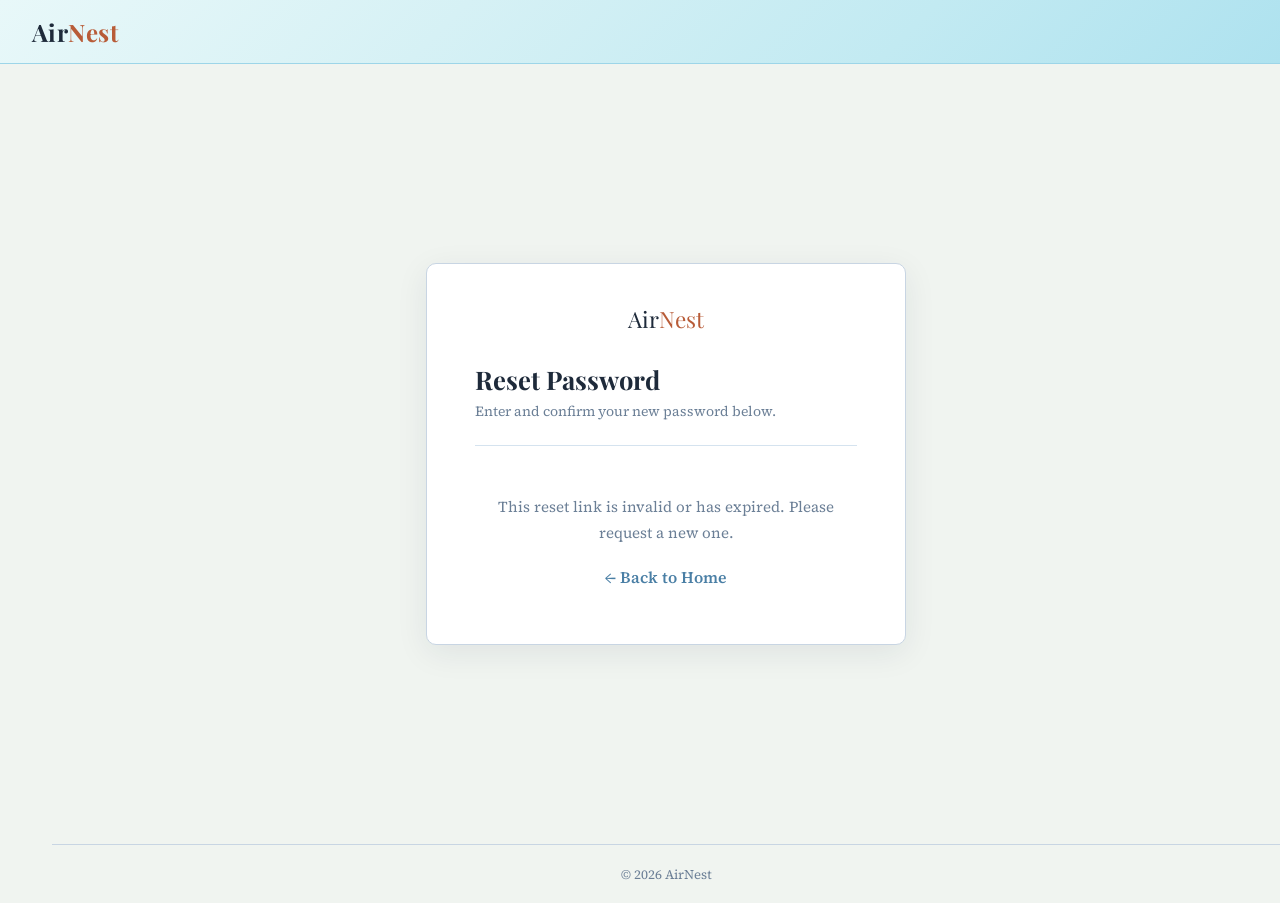
<file: website/website_files/reset_password.html>
<!DOCTYPE html>
<html lang="en">
<head>
  <meta charset="UTF-8" />
  <meta name="viewport" content="width=device-width, initial-scale=1.0"/>
  <title>AirNest – Reset Password</title>
  <link rel="stylesheet" href="style.css" />
</head>
<body class="signup-page">

  <header class="signup-header">
    <h1>Air<span>Nest</span></h1>
  </header>

  <main class="signup-main">
    <div class="signup-card">

      <p class="signup-logo">Air<span>Nest</span></p>
      <h2 class="signup-title">Reset Password</h2>
      <p class="signup-subtitle">Enter and confirm your new password below.</p>

      <div id="reset-form">
        <div class="form-group">
          <label class="form-label" for="new-password">New Password</label>
          <input type="password" id="new-password" class="form-input"
            placeholder="At least 8 chars, one special character"
            oninput="validatePassword(this)" />
          <span class="form-error" id="new-password-error">Min. 8 characters and at least one special character.</span>
        </div>

        <div class="form-group">
          <label class="form-label" for="confirm-password">Confirm Password</label>
          <input type="password" id="confirm-password" class="form-input"
            placeholder="Repeat your new password"
            oninput="validateConfirm(this)" />
          <span class="form-error" id="confirm-password-error">Passwords do not match.</span>
        </div>

        <button class="form-submit" onclick="handleReset()">Set New Password</button>
      </div>

      <!-- Shown after success or invalid token -->
      <div id="reset-message" style="display:none; text-align:center; padding: 1rem 0;">
        <p id="reset-message-text" style="color:var(--muted); font-size:0.95rem; line-height:1.7;"></p>
        <a href="index.html"
           style="display:inline-block;margin-top:1.25rem;color:var(--nav-bg);font-weight:600;text-decoration:none;">
          ← Back to Home
        </a>
      </div>

    </div>
  </main>

  <footer class="signup-page-footer">© 2026 AirNest</footer>

  <div id="toast-success" class="toast toast-success">
    <span class="toast-icon">✓</span>
    <span id="toast-success-msg">Password updated!</span>
  </div>
  <div id="toast-error" class="toast toast-error">
    <span class="toast-icon">✕</span>
    <span id="toast-error-msg">Something went wrong.</span>
  </div>

  <script>
    const API_BASE = window.location.port
      ? `${window.location.protocol}//${window.location.hostname}:${window.location.port}`
      : `${window.location.protocol}//${window.location.hostname}`;
    const specialCharRegex = /[!?#@$%^&*()\-_=+\[\]{};':"\\|,.<>`~]/;

    // Read the token from the URL: reset_password.html?token=abc123
    const token = new URLSearchParams(window.location.search).get('token');

    // If there's no token at all, show an error immediately
    if (!token) {
      document.getElementById('reset-form').style.display = 'none';
      const msg = document.getElementById('reset-message');
      msg.style.display = 'block';
      document.getElementById('reset-message-text').textContent =
        'This reset link is invalid or has expired. Please request a new one.';
    }

    function showToast(type, message) {
      if (message) document.getElementById('toast-' + type + '-msg').textContent = message;
      const toast = document.getElementById('toast-' + type);
      toast.classList.add('toast-visible');
      setTimeout(() => toast.classList.remove('toast-visible'), 5000);
    }

    function validatePassword(input) {
      const error = document.getElementById('new-password-error');
      const ok = input.value.length >= 8 && specialCharRegex.test(input.value);
      input.classList.toggle('form-input--error', input.value.length > 0 && !ok);
      error.classList.toggle('form-error--visible', input.value.length > 0 && !ok);
      const confirm = document.getElementById('confirm-password');
      if (confirm.value.length > 0) validateConfirm(confirm);
      return ok;
    }
    function validateConfirm(input) {
      const error = document.getElementById('confirm-password-error');
      const match = input.value === document.getElementById('new-password').value;
      input.classList.toggle('form-input--error', input.value.length > 0 && !match);
      error.classList.toggle('form-error--visible', input.value.length > 0 && !match);
      return match;
    }

    async function handleReset() {
      const passInput    = document.getElementById('new-password');
      const confirmInput = document.getElementById('confirm-password');

      const passOk    = validatePassword(passInput);
      const confirmOk = validateConfirm(confirmInput);

      if (passInput.value.length === 0) {
        passInput.classList.add('form-input--error');
        document.getElementById('new-password-error').classList.add('form-error--visible');
      }
      if (confirmInput.value.length === 0) {
        confirmInput.classList.add('form-input--error');
        document.getElementById('confirm-password-error').classList.add('form-error--visible');
      }

      if (!passOk || !confirmOk) return;

      try {
        const response = await fetch(`${API_BASE}/api/reset-password`, {
          method: 'POST',
          headers: { 'Content-Type': 'application/json' },
          body: JSON.stringify({ token, password: passInput.value })
        });
        const result = await response.json();

        if (result.success) {
          // Hide the form, show success message
          document.getElementById('reset-form').style.display = 'none';
          const msg = document.getElementById('reset-message');
          msg.style.display = 'block';
          document.getElementById('reset-message-text').textContent =
            'Your password has been updated. You can now log in with your new password.';
        } else {
          // Token expired or invalid — hide form, show error
          document.getElementById('reset-form').style.display = 'none';
          const msg = document.getElementById('reset-message');
          msg.style.display = 'block';
          document.getElementById('reset-message-text').textContent =
            result.error || 'This reset link is invalid or has expired. Please request a new one.';
        }
      } catch (err) {
        showToast('error', 'Could not reach the server. Please try again.');
      }
    }
  </script>

</body>
</html>
</file>
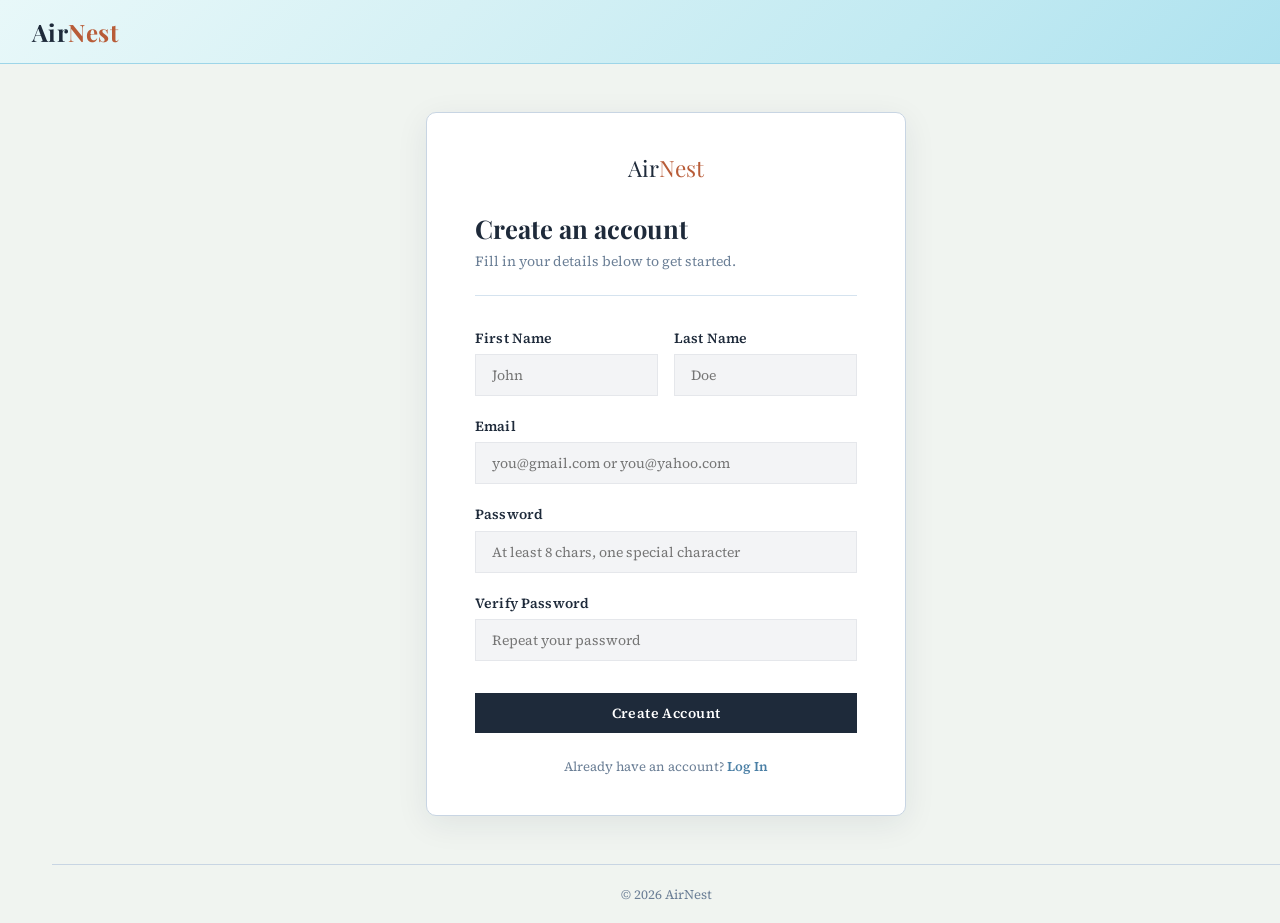
<file: website/website_files/sign_up.html>
<!DOCTYPE html>
<html lang="en">
<head>
  <meta charset="UTF-8" />
  <meta name="viewport" content="width=device-width, initial-scale=1.0"/>
  <title>AirNest – Sign Up</title>
  <link rel="stylesheet" href="style.css" />
</head>
<body class="signup-page">

  <header class="signup-header">
    <h1>Air<span>Nest</span></h1>
  </header>

  <main class="signup-main">
    <div class="signup-card">

      <p class="signup-logo">Air<span>Nest</span></p>
      <h2 class="signup-title">Create an account</h2>
      <p class="signup-subtitle">Fill in your details below to get started.</p>

      <div class="signup-row">
        <div class="form-group">
          <label class="form-label" for="first-name">First Name</label>
          <input type="text" id="first-name" class="form-input" placeholder="John"
            oninput="validateRequired(this, 'first-name-error')" />
          <span class="form-error" id="first-name-error">First name is required.</span>
        </div>
        <div class="form-group">
          <label class="form-label" for="last-name">Last Name</label>
          <input type="text" id="last-name" class="form-input" placeholder="Doe"
            oninput="validateRequired(this, 'last-name-error')" />
          <span class="form-error" id="last-name-error">Last name is required.</span>
        </div>
      </div>

      <div class="form-group">
        <label class="form-label" for="signup-email">Email</label>
        <input type="email" id="signup-email" class="form-input"
          placeholder="you@gmail.com or you@yahoo.com" oninput="validateEmail(this)" />
        <span class="form-error" id="signup-email-error">Please use a @gmail.com or @yahoo.com address.</span>
      </div>

      <div class="form-group">
        <label class="form-label" for="signup-password">Password</label>
        <input type="password" id="signup-password" class="form-input"
          placeholder="At least 8 chars, one special character"
          oninput="validatePassword(this)" />
        <span class="form-error" id="signup-password-error">Min. 8 characters and at least one special character (e.g. ! ? # @).</span>
      </div>

      <div class="form-group">
        <label class="form-label" for="signup-password-confirm">Verify Password</label>
        <input type="password" id="signup-password-confirm" class="form-input"
          placeholder="Repeat your password" oninput="validateConfirm(this)" />
        <span class="form-error" id="signup-confirm-error">Passwords do not match.</span>
      </div>

      <button class="form-submit" onclick="handleSignUp()">Create Account</button>

      <p class="signup-footer-text">
        Already have an account?
        <a href="#" onclick="openLoginModal(); return false;">Log In</a>
      </p>

    </div>
  </main>

  <footer class="signup-page-footer">© 2026 AirNest</footer>

  <div id="toast-success" class="toast toast-success">
    <span class="toast-icon">✓</span>
    <span id="toast-success-msg">Account created successfully!</span>
  </div>
  <div id="toast-error" class="toast toast-error">
    <span class="toast-icon">✕</span>
    <span id="toast-error-msg">Something went wrong. Please try again.</span>
  </div>

  <!-- Login Modal -->
  <div id="login-modal" class="modal-overlay" style="display:none;">
    <div class="modal-box">
      <div class="modal-header">
        <h3 class="modal-title">Log In</h3>
        <svg onclick="closeLoginModal()" xmlns="http://www.w3.org/2000/svg"
          class="modal-close" viewBox="0 0 320.591 320.591">
          <path d="M30.391 318.583a30.37 30.37 0 0 1-21.56-7.288c-11.774-11.844-11.774-30.973 0-42.817L266.643 10.665c12.246-11.459 31.462-10.822 42.921 1.424 10.362 11.074 10.966 28.095 1.414 39.875L51.647 311.295a30.366 30.366 0 0 1-21.256 7.288z"/>
          <path d="M287.9 318.583a30.37 30.37 0 0 1-21.257-8.806L8.83 51.963C-2.078 39.225-.595 20.055 12.143 9.146c11.369-9.736 28.136-9.736 39.504 0l259.331 257.813c12.243 11.462 12.876 30.679 1.414 42.922-.456.487-.927.958-1.414 1.414a30.368 30.368 0 0 1-23.078 7.288z"/>
        </svg>
      </div>
      <p class="modal-info">Log in to be able to download the data and the app.</p>
      <div class="modal-body">
        <div class="form-group">
          <label class="form-label" for="login-email">Email</label>
          <input type="email" id="login-email" class="form-input"
            placeholder="you@gmail.com or you@yahoo.com" />
          <span class="form-error" id="login-email-error">Please enter a valid email.</span>
        </div>
        <div class="form-group">
          <label class="form-label" for="login-password">Password</label>
          <input type="password" id="login-password" class="form-input"
            placeholder="Enter your password" />
          <span class="form-error" id="login-password-error">Incorrect email or password.</span>
        </div>
        <div class="forgot-password-row">
          <a href="#" class="forgot-password-link" onclick="openForgotModal(); return false;">Forgot password?</a>
        </div>
      </div>
      <div class="modal-footer">
        <button type="button" class="modal-btn-cancel" onclick="closeLoginModal()">Cancel</button>
        <button type="button" class="modal-btn-confirm" onclick="handleLogin()">Log In</button>
      </div>
    </div>
  </div>

  <!-- Forgot Password Modal -->
  <div id="forgot-modal" class="modal-overlay" style="display:none;">
    <div class="modal-box">
      <div class="modal-header">
        <h3 class="modal-title">Forgot Password</h3>
        <svg onclick="closeForgotModal()" xmlns="http://www.w3.org/2000/svg"
          class="modal-close" viewBox="0 0 320.591 320.591">
          <path d="M30.391 318.583a30.37 30.37 0 0 1-21.56-7.288c-11.774-11.844-11.774-30.973 0-42.817L266.643 10.665c12.246-11.459 31.462-10.822 42.921 1.424 10.362 11.074 10.966 28.095 1.414 39.875L51.647 311.295a30.366 30.366 0 0 1-21.256 7.288z"/>
          <path d="M287.9 318.583a30.37 30.37 0 0 1-21.257-8.806L8.83 51.963C-2.078 39.225-.595 20.055 12.143 9.146c11.369-9.736 28.136-9.736 39.504 0l259.331 257.813c12.243 11.462 12.876 30.679 1.414 42.922-.456.487-.927.958-1.414 1.414a30.368 30.368 0 0 1-23.078 7.288z"/>
        </svg>
      </div>
      <p class="modal-info">Enter your email and we'll send you a link to reset your password.</p>
      <div class="modal-body">
        <div class="form-group">
          <label class="form-label" for="forgot-email">Email</label>
          <input type="email" id="forgot-email" class="form-input"
            placeholder="you@gmail.com or you@yahoo.com" />
          <span class="form-error" id="forgot-email-error">Please enter your email.</span>
        </div>
      </div>
      <div class="modal-footer">
        <button type="button" class="modal-btn-cancel" onclick="closeForgotModal()">Cancel</button>
        <button type="button" class="modal-btn-confirm" onclick="handleForgotPassword()">Send Reset Link</button>
      </div>
    </div>
  </div>

  <script>
    const API_BASE = window.location.port
      ? `${window.location.protocol}//${window.location.hostname}:${window.location.port}`
      : `${window.location.protocol}//${window.location.hostname}`;
    const allowedDomains = ['gmail.com', 'yahoo.com'];
    const specialCharRegex = /[!?#@$%^&*()\-_=+\[\]{};':"\\|,.<>`~]/;

    // CHECK FOR ?verified=1 IN URL (redirect from email link) 
    window.addEventListener('DOMContentLoaded', () => {
      const params = new URLSearchParams(window.location.search);
      if (params.get('verified') === '1') {
        showToast('success', '✓ Email verified! You can now log in.');
        // Clean the URL
        history.replaceState({}, '', window.location.pathname);
      }
    });

    // TOAST 
    function showToast(type, message) {
      if (message) document.getElementById('toast-' + type + '-msg').textContent = message;
      const toast = document.getElementById('toast-' + type);
      toast.classList.add('toast-visible');
      setTimeout(() => toast.classList.remove('toast-visible'), 5000);
    }

    // LOGIN MODAL
    function openLoginModal() {
      closeForgotModal();
      document.getElementById('login-modal').style.display = 'flex';
      document.body.style.overflow = 'hidden';
    }
    function closeLoginModal() {
      document.getElementById('login-modal').style.display = 'none';
      document.body.style.overflow = '';
    }
    document.getElementById('login-modal').addEventListener('click', function(e) {
      if (e.target === this) closeLoginModal();
    });

    // FORGOT PASSWORD MODAL 
    function openForgotModal() {
      closeLoginModal();
      document.getElementById('forgot-modal').style.display = 'flex';
      document.body.style.overflow = 'hidden';
    }
    function closeForgotModal() {
      document.getElementById('forgot-modal').style.display = 'none';
      document.body.style.overflow = '';
      document.getElementById('forgot-email').value = '';
      document.getElementById('forgot-email-error').classList.remove('form-error--visible');
      document.getElementById('forgot-email').classList.remove('form-input--error');
    }
    document.getElementById('forgot-modal').addEventListener('click', function(e) {
      if (e.target === this) closeForgotModal();
    });

    async function handleForgotPassword() {
      const emailInput = document.getElementById('forgot-email');
      const emailErr   = document.getElementById('forgot-email-error');
      emailErr.classList.remove('form-error--visible');
      emailInput.classList.remove('form-input--error');

      if (!emailInput.value.trim()) {
        emailInput.classList.add('form-input--error');
        emailErr.classList.add('form-error--visible');
        return;
      }
      try {
        await fetch(`${API_BASE}/api/forgot-password`, {
          method: 'POST',
          headers: { 'Content-Type': 'application/json' },
          body: JSON.stringify({ email: emailInput.value.trim() })
        });
        closeForgotModal();
        // show success 
        showToast('success', 'If that email is registered, a reset link has been sent.');
      } catch (err) {
        showToast('error', 'Could not reach the server. Please try again.');
      }
    }

    //  LOGIN 
    async function handleLogin() {
      const emailInput = document.getElementById('login-email');
      const passInput  = document.getElementById('login-password');
      const emailErr   = document.getElementById('login-email-error');
      const passErr    = document.getElementById('login-password-error');

      emailErr.classList.remove('form-error--visible');
      passErr.classList.remove('form-error--visible');
      emailInput.classList.remove('form-input--error');
      passInput.classList.remove('form-input--error');

      if (!emailInput.value.trim()) {
        emailInput.classList.add('form-input--error');
        emailErr.classList.add('form-error--visible');
        return;
      }
      try {
        const response = await fetch(`${API_BASE}/api/login`, {
          method: 'POST',
          headers: { 'Content-Type': 'application/json' },
          credentials: 'include',
          body: JSON.stringify({ email: emailInput.value.trim(), password: passInput.value })
        });
        const result = await response.json();
        if (result.success) {
          closeLoginModal();
          showToast('success', '✓ Logged in! Redirecting…');
          setTimeout(() => window.location.href = 'index.html', 1800);
        } else {
          passInput.classList.add('form-input--error');
          passErr.textContent = result.error || 'Incorrect email or password.';
          passErr.classList.add('form-error--visible');
        }
      } catch (err) {
        showToast('error', 'Could not reach the server. Please try again.');
      }
    }

    // SIGN UP VALIDATION 
    function validateRequired(input, errorId) {
      const error = document.getElementById(errorId);
      const empty = input.value.trim().length === 0;
      input.classList.toggle('form-input--error', empty);
      error.classList.toggle('form-error--visible', empty);
      return !empty;
    }
    function validateEmail(input) {
      const error = document.getElementById('signup-email-error');
      const parts = input.value.trim().split('@');
      const valid = parts.length === 2 && allowedDomains.includes(parts[1].toLowerCase());
      input.classList.toggle('form-input--error', input.value.length > 0 && !valid);
      error.classList.toggle('form-error--visible', input.value.length > 0 && !valid);
      return valid;
    }
    function validatePassword(input) {
      const error = document.getElementById('signup-password-error');
      const ok = input.value.length >= 8 && specialCharRegex.test(input.value);
      input.classList.toggle('form-input--error', input.value.length > 0 && !ok);
      error.classList.toggle('form-error--visible', input.value.length > 0 && !ok);
      const confirm = document.getElementById('signup-password-confirm');
      if (confirm.value.length > 0) validateConfirm(confirm);
      return ok;
    }
    function validateConfirm(input) {
      const error = document.getElementById('signup-confirm-error');
      const match = input.value === document.getElementById('signup-password').value;
      input.classList.toggle('form-input--error', input.value.length > 0 && !match);
      error.classList.toggle('form-error--visible', input.value.length > 0 && !match);
      return match;
    }

    // SIGN UP SUBMIT 
    async function handleSignUp() {
      const firstName = document.getElementById('first-name');
      const lastName  = document.getElementById('last-name');
      const email     = document.getElementById('signup-email');
      const password  = document.getElementById('signup-password');
      const confirm   = document.getElementById('signup-password-confirm');

      const firstOk   = validateRequired(firstName, 'first-name-error');
      const lastOk    = validateRequired(lastName,  'last-name-error');
      const emailOk   = validateEmail(email) && email.value.trim().length > 0;
      const passOk    = validatePassword(password);
      const confirmOk = validateConfirm(confirm) && confirm.value.length > 0;

      if (!emailOk && email.value.trim().length === 0) {
        email.classList.add('form-input--error');
        document.getElementById('signup-email-error').classList.add('form-error--visible');
      }
      if (password.value.length === 0) {
        password.classList.add('form-input--error');
        document.getElementById('signup-password-error').classList.add('form-error--visible');
      }
      if (confirm.value.length === 0) {
        confirm.classList.add('form-input--error');
        document.getElementById('signup-confirm-error').classList.add('form-error--visible');
      }

      if (firstOk && lastOk && emailOk && passOk && confirmOk) {
        try {
          const response = await fetch(`${API_BASE}/api/signup`, {
            method: 'POST',
            headers: { 'Content-Type': 'application/json' },
            credentials: 'include',
            body: JSON.stringify({
              first_name: firstName.value.trim(),
              last_name:  lastName.value.trim(),
              email:      email.value.trim(),
              password:   password.value
            })
          });
          const result = await response.json();
          if (result.success) {
            showToast('success', 'Account created! Please check your email to verify your address.');
            [firstName, lastName, email, password, confirm]
              .forEach(el => { el.value = ''; el.classList.remove('form-input--error'); });
          } else {
            showToast('error', result.error || 'Something went wrong. Please try again.');
          }
        } catch (err) {
          showToast('error', 'Could not reach the server. Please try again.');
        }
      }
    }
  </script>

</body>
</html>
</file>
<file: website/website_files/style.css>
@import url('https://fonts.googleapis.com/css2?family=Playfair+Display:wght@600&family=Source+Serif+4:wght@300;400&display=swap');

*, *::before, *::after { box-sizing: border-box; margin: 0; padding: 0; }

:root {
  --bg:           #f0f4f0;  /*  sage mist */
  /* --bg:        #f5f0eb;      warm parchment   */
  /* --bg:        #eef2f7;     Original: cool blue-gre    */
  --surface:      #ffffff;
  --ink:          #1e2a3a;
  --muted:        #6b7f96;
  --accent:       #b85c38;
  --nav-bg:       #4a7fa5;
  --nav-text:     #ddeef7;
  --nav-hover-bg: #3d6d90;
  --nav-active-bg:#3d6d90;
  --nav-active:   #ffffff;
  --nav-w:        220px;
  --nav-w-closed: 52px;
  --header-h:     64px;
}

body {
  font-family: 'Source Serif 4', Georgia, serif;
  background: linear-gradient(
    160deg,
    #b8e4e4 0%,
    #cce8dc 20%,
    #ddd8cc 45%,
    #c8dff0 70%,
    #a8d4ee 100%
  );
  background-attachment: fixed;
  color: var(--ink);
  min-height: 100vh;
  display: flex;
  flex-direction: column;
}

/*  HEADER  */
header {
  position: fixed;
  top: 0; left: 0; right: 0;
  height: var(--header-h);
  background: linear-gradient(
    135deg,
    #e8f8f9 0%,
    #d6f1f5 35%,
    #c2eaf2 70%,
    #aee2ef 100%
  );
  border-bottom: 1px solid #9dd5e8;
  display: flex;
  align-items: center;
  justify-content: space-between;
  padding: 0 2rem 0 calc(var(--nav-w-closed) + 2rem);
  z-index: 100;
}
header h1 {
  font-family: 'Playfair Display', Georgia, serif;
  font-size: 1.5rem;
  letter-spacing: 0.02em;
  color: var(--ink);
}
header h1 span { color: var(--accent); }

.btn-login {
  padding: 0.5rem 1.4rem;
  border-radius: 6px;
  font-family: 'Source Serif 4', Georgia, serif;
  font-size: 0.875rem;
  font-weight: 600;
  letter-spacing: 0.04em;
  color: #1e3a4a;
  border: none;
  outline: none;
  cursor: pointer;
  background: linear-gradient(to bottom right, #cff0f8, #bfddee, #a8cfe6);
  transition: filter 0.2s;
  white-space: nowrap;
}
.btn-login:hover { filter: brightness(1.08); }

.btn-logout {
  padding: 0.5rem 1.4rem;
  border-radius: 6px;
  font-family: 'Source Serif 4', Georgia, serif;
  font-size: 0.875rem;
  font-weight: 600;
  letter-spacing: 0.04em;
  color: #ddeef7;
  border: none;
  outline: none;
  cursor: pointer;
  background: linear-gradient(to bottom right, #5b9ec9, #3a7ca5, #2a5f82);
  transition: filter 0.2s;
  white-space: nowrap;
}
.btn-logout:hover { filter: brightness(1.1); }

.header-buttons {
  display: flex;
  align-items: center;
  gap: 0.6rem;
}

.btn-signup {
  padding: 0.5rem 1.4rem;
  border-radius: 6px;
  font-family: 'Source Serif 4', Georgia, serif;
  font-size: 0.875rem;
  font-weight: 600;
  letter-spacing: 0.04em;
  color: #4a2000;
  border: none;
  outline: none;
  cursor: pointer;
  background: linear-gradient(to bottom right, #ffe0b2, #ffb347, #ff8c00);
  transition: filter 0.2s;
  white-space: nowrap;
  text-decoration: none;
  display: inline-flex;
  align-items: center;
}
.btn-signup:hover { filter: brightness(1.08); }

/*  NAV  */
nav {
  position: fixed;
  top: var(--header-h);
  left: 0;
  width: var(--nav-w-closed);
  height: calc(100vh - var(--header-h));
  background: linear-gradient(
    180deg,
    #4a8aae 0%,
    #4080a1 40%,
    #387290 70%,
    #306483 100%
  );
  border-right: none;
  padding: 1.5rem 0.6rem;
  display: flex;
  flex-direction: column;
  gap: 0.25rem;
  overflow: hidden;
  transition: width 0.25s ease;
  z-index: 99;
}
nav:hover { width: var(--nav-w); }
nav a {
  display: flex;
  align-items: center;
  gap: 0.75rem;
  padding: 0.6rem 0.85rem;
  border-radius: 6px;
  text-decoration: none;
  color: var(--nav-text);
  font-size: 0.95rem;
  letter-spacing: 0.01em;
  white-space: nowrap;
  transition: background 0.2s, color 0.2s;
}
nav a .nav-icon { font-size: 1.1rem; flex-shrink: 0; }
nav a .nav-label { opacity: 0; transition: opacity 0.15s ease; }
nav:hover a .nav-label { opacity: 1; }
nav a:hover { background: var(--nav-hover-bg); color: #ffffff; }
nav a.active { background: var(--nav-active-bg); color: var(--nav-active); font-weight: 600; }

/*  MAIN CONTENT  */
main {
  margin-top: var(--header-h);
  margin-left: var(--nav-w-closed);
  padding: 3rem 3.5rem;
  flex: 1;
  display: flex;
  flex-direction: column;
  align-items: center;
}
.content-wrapper {
  width: 100%;
  max-width: 720px;
}

/*  PAGE TITLE  */
.page-title {
  font-family: 'Playfair Display', Georgia, serif;
  font-size: 2.8rem;
  line-height: 1.15;
  margin-bottom: 4rem;
}
.page-subtitle {
  color: var(--muted);
  font-size: 1.05rem;
  font-weight: 300;
  margin-bottom: 2.5rem;
  border-bottom: 1px solid #c8d5e3;
  padding-bottom: 1.5rem;
}

/*  BODY TEXT  */
.content p {
  font-size: 1.05rem;
  line-height: 1.8;
  color: #3a3530;
  margin-bottom: 1.4rem;
}

/*  IMAGE PLACEHOLDER  */
.img-block {
  width: 100%;
  aspect-ratio: 16/7;
  border-radius: 10px;
  background: #d4e0ec;
  display: flex;
  align-items: center;
  justify-content: center;
  color: var(--muted);
  font-size: 0.9rem;
  letter-spacing: 0.05em;
  text-transform: uppercase;
  margin: 2rem 0;
  border: 1px dashed #a8bdd4;
}

/*  FORM  */
.contact-card {
  background: linear-gradient(
    150deg,
    #d6eef8 0%,
    #c2e4f4 50%,
    #aed9f0 100%
  );
  padding: 2rem 2.5rem;
  border: 1px solid #96c9e6;
}

.form-group {
  display: flex;
  flex-direction: column;
  margin-bottom: 1.25rem;
}
.form-label {
  font-size: 0.875rem;
  font-weight: 600;
  color: var(--ink);
  margin-bottom: 0.4rem;
  letter-spacing: 0.01em;
}
.form-input {
  width: 100%;
  padding: 0.625rem 1rem;
  font-family: 'Source Serif 4', Georgia, serif;
  font-size: 0.875rem;
  color: #334155;
  background: #f3f4f6;
  border: 1px solid #e5e7eb;
  outline: none;
  transition: border-color 0.2s, background 0.2s;
}
.form-input:focus {
  border-color: var(--ink);
  background: transparent;
}
.form-input--error {
  border-color: #c0392b;
  background: #fff5f5;
}
.form-textarea {
  resize: vertical;
  min-height: 140px;
  padding-top: 0.75rem;
}
.form-error {
  font-size: 0.78rem;
  color: #c0392b;
  margin-top: 0.3rem;
  display: none;
}
.form-error--visible { display: block; }

.form-submit {
  margin-top: 0.75rem;
  width: 100%;
  padding: 0.625rem 1rem;
  background: var(--ink);
  color: #fff;
  font-family: 'Source Serif 4', Georgia, serif;
  font-size: 0.875rem;
  font-weight: 600;
  letter-spacing: 0.03em;
  border: none;
  cursor: pointer;
  transition: background 0.2s, transform 0.1s;
}
.form-submit:hover  { background: #2c3e50; }
.form-submit:active { transform: scale(0.99); }

/*  TOAST NOTIFICATIONS  */
.toast {
  position: fixed;
  bottom: 2rem;
  right: 2rem;
  display: flex;
  align-items: center;
  gap: 0.65rem;
  padding: 0.85rem 1.3rem;
  border-radius: 8px;
  font-family: 'Source Serif 4', Georgia, serif;
  font-size: 0.9rem;
  font-weight: 500;
  box-shadow: 0 6px 24px rgba(0,0,0,0.12);
  opacity: 0;
  transform: translateY(12px);
  pointer-events: none;
  transition: opacity 0.3s ease, transform 0.3s ease;
  z-index: 2000;
}
.toast-visible {
  opacity: 1;
  transform: translateY(0);
  pointer-events: auto;
}
.toast-success {
  background: #f0faf4;
  color: #1e6b42;
  border: 1px solid #a3d9b8;
}
.toast-error {
  background: #fff5f5;
  color: #9b2020;
  border: 1px solid #f0a8a8;
}
.toast-icon {
  font-weight: 700;
  flex-shrink: 0;
  width: 22px;
  height: 22px;
  border-radius: 50%;
  display: flex;
  align-items: center;
  justify-content: center;
  font-size: 0.72rem;
}
.toast-success .toast-icon { background: #2d9b5e; color: #fff; }
.toast-error   .toast-icon { background: #c0392b; color: #fff; }

/*  MODAL  */
.modal-overlay {
  position: fixed;
  inset: 0;
  background: rgba(0, 0, 0, 0.45);
  display: flex;
  align-items: center;
  justify-content: center;
  z-index: 1000;
  padding: 1rem;
}
.modal-box {
  background: var(--surface);
  border-radius: 10px;
  box-shadow: 0 20px 60px rgba(0,0,0,0.2);
  width: 100%;
  max-width: 420px;
  padding: 1.75rem;
}
.modal-header {
  display: flex;
  align-items: center;
  padding-bottom: 0.9rem;
  border-bottom: 1px solid #d5e3ef;
  margin-bottom: 1rem;
}
.modal-title {
  font-family: 'Playfair Display', Georgia, serif;
  font-size: 1.2rem;
  color: var(--ink);
  flex: 1;
}
.modal-close {
  width: 14px;
  height: 14px;
  fill: #9aacbc;
  cursor: pointer;
  flex-shrink: 0;
  transition: fill 0.15s;
}
.modal-close:hover { fill: #c0392b; }
.modal-info {
  font-size: 0.875rem;
  color: var(--muted);
  line-height: 1.6;
  margin-bottom: 1.25rem;
}
.modal-body {
  display: flex;
  flex-direction: column;
  gap: 0;
}
.modal-footer {
  display: flex;
  justify-content: flex-end;
  gap: 0.75rem;
  padding-top: 1.25rem;
  margin-top: 0.5rem;
  border-top: 1px solid #d5e3ef;
}
.modal-btn-cancel {
  padding: 0.5rem 1.1rem;
  border-radius: 6px;
  font-family: 'Source Serif 4', Georgia, serif;
  font-size: 0.875rem;
  font-weight: 500;
  color: var(--ink);
  background: #e2ecf5;
  border: none;
  cursor: pointer;
  transition: background 0.2s;
}
.modal-btn-cancel:hover { background: #cddcec; }
.modal-btn-confirm {
  padding: 0.5rem 1.1rem;
  border-radius: 6px;
  font-family: 'Source Serif 4', Georgia, serif;
  font-size: 0.875rem;
  font-weight: 600;
  color: #fff;
  background: var(--nav-bg);
  border: none;
  cursor: pointer;
  transition: background 0.2s;
}
.modal-btn-confirm:hover { background: #3d6d90; }

/*  DATA PAGE FILTERS  */
.data-filters {
  display: flex;
  align-items: flex-end;
  gap: 1rem;
  flex-wrap: wrap;
  margin-bottom: 2rem;
  padding: 1.25rem 1.5rem;
  background: linear-gradient(
    135deg,
    #d0eaf6 0%,
    #bce0f2 50%,
    #a8d5ed 100%
  );
  border: 1px solid #90c5e3;
  border-radius: 8px;
}
.filter-row-label {
  font-family: 'Playfair Display', Georgia, serif;
  font-size: 0.8rem;
  font-weight: 600;
  color: var(--muted);
  text-transform: uppercase;
  letter-spacing: 0.08em;
  align-self: center;
  min-width: 70px;
  padding-right: 0.5rem;
  border-right: 2px solid #c8d5e3;
  margin-right: 0.25rem;
}
.filter-group {
  display: flex;
  flex-direction: column;
  gap: 0.3rem;
}
.filter-label {
  font-size: 0.78rem;
  font-weight: 600;
  color: var(--muted);
  text-transform: uppercase;
  letter-spacing: 0.05em;
}
.filter-select {
  padding: 0.45rem 0.9rem;
  font-family: 'Source Serif 4', Georgia, serif;
  font-size: 0.875rem;
  color: var(--ink);
  background: #f3f4f6;
  border: 1px solid #c8d5e3;
  border-radius: 6px;
  outline: none;
  cursor: pointer;
  transition: border-color 0.2s;
  min-width: 110px;
}
.filter-select:focus { border-color: var(--nav-bg); }
.filter-btn {
  padding: 0.5rem 1.2rem;
  background: var(--nav-bg);
  color: #fff;
  font-family: 'Source Serif 4', Georgia, serif;
  font-size: 0.875rem;
  font-weight: 600;
  border: none;
  border-radius: 6px;
  cursor: pointer;
  transition: background 0.2s;
  align-self: flex-end;
}
.filter-btn:hover { background: #3d6d90; }
.filter-btn-reset { background: #e2ecf5; color: var(--ink); }
.filter-btn-reset:hover { background: #cddcec; }
.data-status {
  font-size: 0.9rem;
  color: var(--muted);
  margin-bottom: 1.5rem;
}

/*  CHARTS GRID  */
.charts-grid {
  display: grid;
  grid-template-columns: repeat(2, 1fr);
  gap: 1.5rem;
}
.chart-card {
  background: var(--surface);
  border: 1px solid #c8d5e3;
  border-radius: 8px;
  padding: 1.25rem 1.5rem 1rem;
}
.chart-header {
  display: flex;
  align-items: baseline;
  justify-content: space-between;
  margin-bottom: 0.75rem;
}
.chart-title {
  font-family: 'Playfair Display', Georgia, serif;
  font-size: 1rem;
  color: var(--ink);
}
.chart-unit {
  font-size: 0.78rem;
  color: var(--muted);
  letter-spacing: 0.03em;
}

/*  SIGN UP PAGE  */
.signup-wrapper {
  min-height: 100vh;
  display: flex;
  align-items: center;
  justify-content: center;
  padding: 2rem;
  background: var(--bg);
}
.signup-card {
  background: var(--surface);
  border: 1px solid #c8d5e3;
  border-radius: 10px;
  padding: 2.5rem 3rem;
  width: 100%;
  max-width: 480px;
  box-shadow: 0 8px 32px rgba(30, 42, 58, 0.08);
}
.signup-logo {
  font-family: 'Playfair Display', Georgia, serif;
  font-size: 1.4rem;
  color: var(--ink);
  margin-bottom: 1.75rem;
  text-align: center;
}
.signup-logo span { color: var(--accent); }
.signup-title {
  font-family: 'Playfair Display', Georgia, serif;
  font-size: 1.6rem;
  color: var(--ink);
  margin-bottom: 0.35rem;
}
.signup-subtitle {
  font-size: 0.875rem;
  color: var(--muted);
  margin-bottom: 2rem;
  padding-bottom: 1.5rem;
  border-bottom: 1px solid #d5e3ef;
}
.signup-row {
  display: grid;
  grid-template-columns: 1fr 1fr;
  gap: 1rem;
}
.signup-footer-text {
  margin-top: 1.5rem;
  text-align: center;
  font-size: 0.82rem;
  color: var(--muted);
}
.signup-footer-text a {
  color: var(--nav-bg);
  text-decoration: none;
  font-weight: 600;
}
.signup-footer-text a:hover { text-decoration: underline; }

/*  DOWNLOAD PAGE  */
.download-card {
  display: flex;
  align-items: flex-start;
  gap: 1.5rem;
  background: linear-gradient(
    135deg,
    #d4ecf7 0%,
    #bfe1f3 50%,
    #aad5ee 100%
  );
  border: 1px solid #90c5e3;
  border-radius: 10px;
  padding: 1.75rem 2rem;
  margin-bottom: 1.5rem;
}
.download-card-icon {
  font-size: 2.5rem;
  line-height: 1;
  flex-shrink: 0;
}
.download-card-body {
  flex: 1;
}
.download-card-title {
  font-family: 'Playfair Display', Georgia, serif;
  font-size: 1.1rem;
  color: var(--ink);
  margin-bottom: 0.4rem;
}
.download-card-desc {
  font-size: 0.9rem;
  color: #3a3530;
  line-height: 1.7;
  margin-bottom: 0.6rem;
}
.download-card-meta {
  font-size: 0.8rem;
  color: var(--muted);
  font-style: italic;
}
.download-card-action {
  display: flex;
  flex-direction: column;
  align-items: center;
  gap: 0.5rem;
  flex-shrink: 0;
}
.download-btn {
  display: inline-flex;
  align-items: center;
  gap: 0.4rem;
  padding: 0.6rem 1.4rem;
  background: var(--nav-bg);
  color: #fff;
  font-family: 'Source Serif 4', Georgia, serif;
  font-size: 0.9rem;
  font-weight: 600;
  border: none;
  border-radius: 7px;
  cursor: pointer;
  transition: background 0.2s;
  white-space: nowrap;
}
.download-btn:hover { background: #3d6d90; }
.download-login-note {
  font-size: 0.8rem;
  color: var(--muted);
  text-align: center;
}
.download-login-note a {
  color: var(--accent);
  text-decoration: none;
}
.download-login-note a:hover { text-decoration: underline; }

/*  SIGN UP PAGE (layout)  */
.signup-page { background: var(--bg); }

.signup-header {
  position: fixed;
  top: 0; left: 0; right: 0;
  height: var(--header-h);
  background: linear-gradient(
    135deg,
    #e8f8f9 0%,
    #d6f1f5 35%,
    #c2eaf2 70%,
    #aee2ef 100%
  );
  border-bottom: 1px solid #9dd5e8;
  display: flex;
  align-items: center;
  padding: 0 2rem;
  z-index: 100;
}

.signup-main {
  margin-top: var(--header-h);
  min-height: calc(100vh - var(--header-h) - 56px);
  display: flex;
  align-items: center;
  justify-content: center;
  padding: 3rem 1.5rem;
}

.signup-page-footer {
  padding: 1.25rem 2rem;
  text-align: center;
  font-size: 0.82rem;
  color: var(--muted);
  border-top: 1px solid #c8d5e3;
}

/*  FOOTER  */
footer {
  margin-left: var(--nav-w-closed);
  padding: 1.5rem 3.5rem;
  font-size: 0.82rem;
  color: var(--muted);
  border-top: 1px solid #c8d5e3;
}

/* 
   HOME PAGE — description, carousel, bottom
 */

/*  DESCRIPTION BOX  */
.home-description {
  position: relative;
  padding: 1.5rem 1.75rem;
  margin-bottom: 1.75rem;
  background: rgba(234, 242, 248, 0.72);
  border-top: 3px solid var(--nav-bg);
  border-radius: 0 0 6px 6px;
}
.home-description p {
  font-size: 1.05rem;
  line-height: 1.85;
  color: #2e3d4f;
  margin-bottom: 1rem;
}
.home-description p:last-child { margin-bottom: 0; }

/*  CAROUSEL OUTER  */
.carousel-outer {
  width: 75%;
  margin-left: auto;
  margin-right: auto;
  margin-bottom: 1.75rem;
}

/*  CAROUSEL  */
.carousel {
  position: relative;
  width: 100%;
  overflow: hidden;
  background: #c8d8e8;
  aspect-ratio: 16 / 9;
  user-select: none;
}
.carousel-track {
  display: flex;
  height: 100%;
  transition: transform 0.45s cubic-bezier(0.4, 0, 0.2, 1);
}
.carousel-slide {
  min-width: 100%;
  height: 100%;
  flex-shrink: 0;
}
.carousel-slide img {
  width: 100%;
  height: 100%;
  object-fit: cover;
  display: block;
}

/* Prev / Next arrow buttons */
.carousel-btn {
  position: absolute;
  top: 50%;
  transform: translateY(-50%);
  width: 44px;
  height: 44px;
  border-radius: 50%;
  background: rgba(255, 255, 255, 0.78);
  border: 1px solid rgba(30, 42, 58, 0.18);
  display: flex;
  align-items: center;
  justify-content: center;
  cursor: pointer;
  z-index: 10;
  transition: background 0.2s;
  padding: 0;
}
.carousel-btn:hover { background: rgba(255, 255, 255, 0.97); }
.carousel-btn svg {
  width: 20px;
  height: 20px;
  stroke: #1e2a3a;
  fill: none;
  stroke-width: 2;
  stroke-linecap: round;
  stroke-linejoin: round;
  flex-shrink: 0;
}
.carousel-btn--prev { left: 18px; }
.carousel-btn--next { right: 18px; }

/* Dot indicators */
.carousel-dots {
  position: absolute;
  bottom: 14px;
  left: 50%;
  transform: translateX(-50%);
  display: flex;
  gap: 7px;
  z-index: 10;
}
.carousel-dot {
  width: 8px;
  height: 8px;
  border-radius: 50%;
  background: rgba(255, 255, 255, 0.45);
  cursor: pointer;
  border: none;
  padding: 0;
  transition: background 0.2s, transform 0.2s;
}
.carousel-dot.active {
  background: #ffffff;
  transform: scale(1.3);
}

/* Slide counter badge */
.carousel-counter {
  position: absolute;
  top: 14px;
  right: 18px;
  font-family: 'Source Serif 4', Georgia, serif;
  font-size: 0.78rem;
  color: rgba(255, 255, 255, 0.9);
  background: rgba(30, 42, 58, 0.48);
  padding: 3px 10px;
  border-radius: 20px;
  z-index: 10;
  letter-spacing: 0.05em;
}

/*  BOTTOM TEXT SECTION  */
.home-bottom {
  padding: 1.5rem 1.75rem;
  background: rgba(234, 242, 248, 0.72);
  border-top: 3px solid var(--nav-bg);
  border-radius: 0 0 6px 6px;
}
.home-bottom-title {
  font-family: 'Playfair Display', Georgia, serif;
  font-size: 1.2rem;
  color: var(--ink);
  margin-bottom: 0.9rem;
  padding-bottom: 0.6rem;
  border-bottom: 1px solid rgba(74, 127, 165, 0.25);
}
.home-bottom p {
  font-size: 1.05rem;
  line-height: 1.85;
  color: #2e3d4f;
  margin-bottom: 1rem;
}
.home-bottom p:last-child { margin-bottom: 0; }

/*  FORGOT PASSWORD LINK (inside login modal)  */
.forgot-password-row {
  text-align: right;
  margin-top: -0.5rem;
  margin-bottom: 0.25rem;
}
.forgot-password-link {
  font-size: 0.8rem;
  color: var(--nav-bg);
  text-decoration: none;
  transition: color 0.15s;
}
.forgot-password-link:hover {
  color: var(--nav-hover-bg);
  text-decoration: underline;
}

/* 
   ADMIN
 */

/* Admin button in header */
.btn-admin {
  padding: 0.5rem 1.4rem;
  border-radius: 6px;
  font-family: 'Source Serif 4', Georgia, serif;
  font-size: 0.875rem;
  font-weight: 600;
  letter-spacing: 0.04em;
  color: #fff;
  border: none;
  outline: none;
  cursor: pointer;
  background: linear-gradient(to bottom right, #5a4a8a, #3d3060);
  transition: filter 0.2s;
  white-space: nowrap;
  text-decoration: none;
  display: inline-flex;
  align-items: center;
}
.btn-admin:hover { filter: brightness(1.15); }

/*  MAINTENANCE BANNER  */
.maintenance-overlay {
  position: fixed;
  inset: 0;
  background: var(--bg);
  z-index: 9999;
  display: flex;
  flex-direction: column;
  align-items: center;
  justify-content: center;
  gap: 1rem;
  text-align: center;
  padding: 2rem;
}
.maintenance-overlay h2 {
  font-family: 'Playfair Display', Georgia, serif;
  font-size: 2rem;
  color: var(--ink);
}
.maintenance-overlay p {
  color: var(--muted);
  font-size: 1rem;
  max-width: 420px;
  line-height: 1.7;
}

/*  ADMIN PAGE LAYOUT  */
.admin-wrapper {
  width: 100%;
  max-width: 960px;
}

/* Maintenance toggle card */
.admin-toggle-card {
  display: flex;
  align-items: center;
  justify-content: space-between;
  background: var(--surface);
  border: 1px solid #c8d5e3;
  border-radius: 8px;
  padding: 1.25rem 1.75rem;
  margin-bottom: 2rem;
}
.admin-toggle-label {
  font-family: 'Playfair Display', Georgia, serif;
  font-size: 1rem;
  color: var(--ink);
}
.admin-toggle-desc {
  font-size: 0.85rem;
  color: var(--muted);
  margin-top: 0.2rem;
}

/* Toggle switch */
.toggle-switch {
  position: relative;
  width: 52px;
  height: 28px;
  flex-shrink: 0;
}
.toggle-switch input {
  opacity: 0;
  width: 0;
  height: 0;
}
.toggle-slider {
  position: absolute;
  inset: 0;
  background: #c8d5e3;
  border-radius: 28px;
  cursor: pointer;
  transition: background 0.25s;
}
.toggle-slider:before {
  content: '';
  position: absolute;
  width: 20px;
  height: 20px;
  left: 4px;
  top: 4px;
  background: #fff;
  border-radius: 50%;
  transition: transform 0.25s;
  box-shadow: 0 1px 4px rgba(0,0,0,0.15);
}
.toggle-switch input:checked + .toggle-slider { background: #c0392b; }
.toggle-switch input:checked + .toggle-slider:before { transform: translateX(24px); }

/* Users filter bar */
.admin-filter-bar {
  display: flex;
  gap: 0.75rem;
  align-items: center;
  flex-wrap: wrap;
  margin-bottom: 1.25rem;
}
.admin-filter-bar .form-input {
  font-size: 0.875rem;
  padding: 0.5rem 0.9rem;
  background: var(--surface);
  border: 1px solid #c8d5e3;
  border-radius: 6px;
  color: var(--ink);
  outline: none;
  transition: border-color 0.2s;
}
.admin-filter-bar .form-input:focus { border-color: var(--nav-bg); }
.admin-filter-bar input[type="search"] { min-width: 220px; flex: 1; }
.admin-filter-bar input[type="date"]   { min-width: 145px; }
.admin-filter-bar .filter-btn { border-radius: 6px; }

/* Users table */
.admin-table-wrap {
  background: var(--surface);
  border: 1px solid #c8d5e3;
  border-radius: 8px;
  overflow: hidden;
}
.admin-table {
  width: 100%;
  border-collapse: collapse;
  font-size: 0.875rem;
}
.admin-table th {
  text-align: left;
  padding: 0.75rem 1.1rem;
  font-family: 'Playfair Display', Georgia, serif;
  font-size: 0.82rem;
  color: var(--muted);
  text-transform: uppercase;
  letter-spacing: 0.06em;
  border-bottom: 1px solid #c8d5e3;
  background: #f4f8fb;
}
.admin-table td {
  padding: 0.75rem 1.1rem;
  color: #2e3d4f;
  border-bottom: 1px solid #eaf0f6;
  vertical-align: middle;
}
.admin-table tr:last-child td { border-bottom: none; }
.admin-table tr:hover td { background: #f4f8fb; }

.user-verified {
  display: inline-block;
  padding: 0.15rem 0.6rem;
  border-radius: 20px;
  font-size: 0.75rem;
  font-weight: 600;
}
.user-verified--yes { background: #e6f7ee; color: #1e6b42; }
.user-verified--no  { background: #fff0f0; color: #9b2020; }

.admin-table-empty {
  text-align: center;
  padding: 2rem;
  color: var(--muted);
  font-size: 0.9rem;
}

/* 
   PREDICTIONS PAGE
 */

/* ── Info note ── */
.pred-info-note {
  display: flex;
  align-items: flex-start;
  gap: 0.65rem;
  background: #eaf2f8;
  border-left: 3px solid var(--nav-bg);
  border-radius: 0 6px 6px 0;
  padding: 0.9rem 1.1rem;
  margin-bottom: 1.75rem;
  font-size: 0.875rem;
  color: #2e3d4f;
  line-height: 1.65;
}
.pred-info-icon {
  flex-shrink: 0;
  width: 18px;
  height: 18px;
  background: var(--nav-bg);
  color: #fff;
  border-radius: 50%;
  display: flex;
  align-items: center;
  justify-content: center;
  font-size: 0.7rem;
  font-weight: 700;
  font-style: normal;
  margin-top: 0.1rem;
}

.pred-status {
  font-size: 0.95rem;
  color: var(--muted);
  margin-bottom: 1.5rem;
}
.pred-footnote {
  font-size: 0.8rem;
  color: var(--muted);
  margin-top: 1.5rem;
  text-align: right;
  font-style: italic;
}

/* ── 7-day grid ── */
.pred-grid {
  display: grid;
  grid-template-columns: repeat(auto-fill, minmax(210px, 1fr));
  gap: 1rem;
}

/*  Individual card  */
.pred-card {
  background: var(--surface);
  border: 1px solid #c8d5e3;
  border-radius: 10px;
  padding: 1.25rem 1.2rem 1rem;
  display: flex;
  flex-direction: column;
  gap: 0.7rem;
  transition: box-shadow 0.2s;
}
.pred-card:hover {
  box-shadow: 0 4px 18px rgba(30, 42, 58, 0.09);
}

/* Top accent strip by danger state */
.pred-card--safe   { border-top: 3px solid #2d9b5e; }
.pred-card--danger { border-top: 3px solid #c0392b; }

/* Slightly larger card for the first (tomorrow) day */
.pred-card--today {
  border-width: 1px;
  border-top-width: 4px;
  background: #f4f8fb;
}

/*  Card header */
.pred-card-header {
  display: flex;
  align-items: flex-start;
  justify-content: space-between;
}
.pred-day {
  font-family: 'Playfair Display', Georgia, serif;
  font-size: 1rem;
  color: var(--ink);
  font-weight: 600;
}
.pred-date {
  font-size: 0.78rem;
  color: var(--muted);
  margin-top: 0.15rem;
}
.pred-rain {
  font-size: 1.4rem;
  line-height: 1;
}

/*  Temperature  */
.pred-temp {
  display: flex;
  align-items: baseline;
  gap: 0.5rem;
}
.pred-temp-mean {
  font-family: 'Playfair Display', Georgia, serif;
  font-size: 1.6rem;
  color: var(--ink);
  line-height: 1;
}
.pred-temp-range {
  font-size: 0.8rem;
  color: var(--muted);
}

/*  Humidity  */
.pred-humidity {
  display: flex;
  align-items: center;
  gap: 0.35rem;
  font-size: 0.85rem;
  color: var(--muted);
}
.pred-humidity-icon { font-size: 0.9rem; }

/*  SAFE / DANGER badge  */
.pred-badge {
  display: inline-flex;
  align-items: center;
  padding: 0.25rem 0.75rem;
  border-radius: 20px;
  font-size: 0.78rem;
  font-weight: 700;
  letter-spacing: 0.05em;
  align-self: flex-start;
}
.pred-badge--safe   { background: #e6f7ee; color: #1e6b42; }
.pred-badge--danger { background: #fff0f0; color: #9b2020; }

/*  Danger probability bar  */
.pred-prob-bar-wrap {
  display: flex;
  align-items: center;
  gap: 0.5rem;
  margin-top: auto;
}
.pred-prob-bar-track {
  flex: 1;
  height: 5px;
  background: #dde8f0;
  border-radius: 3px;
  overflow: hidden;
}
.pred-prob-bar-fill {
  height: 100%;
  border-radius: 3px;
  transition: width 0.4s ease;
}
.pred-prob-bar-fill--safe   { background: #2d9b5e; }
.pred-prob-bar-fill--danger { background: #c0392b; }
.pred-prob-label {
  font-size: 0.75rem;
  color: var(--muted);
  white-space: nowrap;
  min-width: 46px;
  text-align: right;
}

/* 
   RESPONSIVE — MOBILE (max-width: 768px)
 */

/*  Hamburger button (hidden on desktop)  */
.btn-hamburger {
  display: none;
  background: none;
  border: none;
  cursor: pointer;
  padding: 0.25rem;
  margin-right: 0.5rem;
  flex-shrink: 0;
  color: var(--ink);
}
.btn-hamburger svg {
  width: 24px;
  height: 24px;
  display: block;
}

/*  Mobile nav overlay  */
.nav-overlay {
  display: none;
  position: fixed;
  inset: 0;
  background: rgba(0, 0, 0, 0.45);
  z-index: 98;
}
.nav-overlay.active { display: block; }

@media (max-width: 768px) {

  /* Show hamburger */
  .btn-hamburger { display: flex; align-items: center; }

  /*  HEADER  */
  header {
    padding: 0 1rem;
    gap: 0.5rem;
  }
  header h1 { font-size: 1.2rem; }

  /* Shrink header buttons on small screens */
  .btn-signup,
  .btn-login,
  .btn-logout,
  .btn-admin {
    padding: 0.4rem 0.8rem;
    font-size: 0.78rem;
  }
  .header-buttons { gap: 0.4rem; }

  /*  SIDEBAR NAV → slide-in panel  */
  nav {
    width: 260px;
    transform: translateX(-100%);
    transition: transform 0.28s ease, width 0s;
    padding: 1.5rem 1rem;
    z-index: 99;
    /* Override the hover-expand behaviour on mobile */
    overflow: visible;
  }
  nav.mobile-open { transform: translateX(0); }
  /* Always show labels in the slide-in panel */
  nav a .nav-label { opacity: 1; }
  /* No hover-expand on mobile */
  nav:hover { width: 260px; }

  /*  MAIN — remove left offset  */
  main {
    margin-left: 0;
    padding: 1.5rem 1rem;
  }

  /*  FOOTER — remove left offset  */
  footer {
    margin-left: 0;
    padding: 1.25rem 1rem;
  }

  /*  CONTENT WRAPPER  */
  .content-wrapper { max-width: 100%; }

  /*  PAGE TITLE  */
  .page-title { font-size: 2rem; }

  /*  CHARTS GRID → single column  */
  .charts-grid { grid-template-columns: 1fr; }

  /*  DATA FILTERS → wrap tightly  */
  .data-filters {
    gap: 0.6rem;
    padding: 1rem;
  }
  .filter-row-label { display: none; }
  .filter-select { min-width: 90px; font-size: 0.8rem; }

  /*  CAROUSEL → full width, taller ratio  */
  .carousel-outer {
    width: 100%;
    margin-left: 0;
    margin-right: 0;
  }
  .carousel { aspect-ratio: 4 / 3; }

  /*  HOME DESCRIPTION  */
  .home-description { padding: 1.1rem 1rem; }

  /*  PREDICTION CARDS → single column  */
  .pred-grid { grid-template-columns: 1fr; }
  .pred-info-note { font-size: 0.82rem; }

  /*  DOWNLOAD CARD → stack vertically  */
  .download-card {
    flex-direction: column;
    gap: 1rem;
  }
  .download-card-action { align-items: flex-start; }

  /*  ADMIN TABLE → scrollable  */
  .admin-table-wrap { overflow-x: auto; }
  .admin-table { min-width: 580px; }

  /*  ADMIN FILTER BAR  */
  .admin-filter-bar { flex-direction: column; align-items: stretch; }
  .admin-filter-bar input[type="search"],
  .admin-filter-bar input[type="date"] { min-width: 0; width: 100%; }
  .admin-filter-bar .filter-btn { width: 100%; text-align: center; }

  /*  SIGNUP CARD  */
  .signup-card { padding: 1.75rem 1.25rem; }
  .signup-row { grid-template-columns: 1fr; }

  /*  MODAL  */
  .modal-box { padding: 1.25rem; }

  /*  TOAST  */
  .toast { right: 1rem; left: 1rem; bottom: 1rem; }
}

/* Extra small screens (phones < 400px) */
@media (max-width: 400px) {
  .btn-signup { display: none; }   /* hide Sign Up text button, nav link still works */
  header h1   { font-size: 1.05rem; }
}

/*  CHART NOTES (below data page charts)  */
.chart-notes {
  margin-top: 2rem;
  display: flex;
  flex-direction: column;
  gap: 0;
  border: 1px solid #c8d5e3;
  border-radius: 8px;
  overflow: hidden;
  background: var(--surface);
}
.chart-notes-section {
  padding: 1rem 1.4rem;
  border-bottom: 1px solid #eaf0f6;
}
.chart-notes-section:last-child { border-bottom: none; }
.chart-notes-heading {
  display: inline-block;
  font-family: 'Playfair Display', Georgia, serif;
  font-size: 0.82rem;
  font-weight: 600;
  color: var(--nav-bg);
  text-transform: uppercase;
  letter-spacing: 0.07em;
  margin-bottom: 0.4rem;
}
.chart-notes-section p {
  font-size: 0.875rem;
  line-height: 1.75;
  color: #3a3530;
}
</file>
